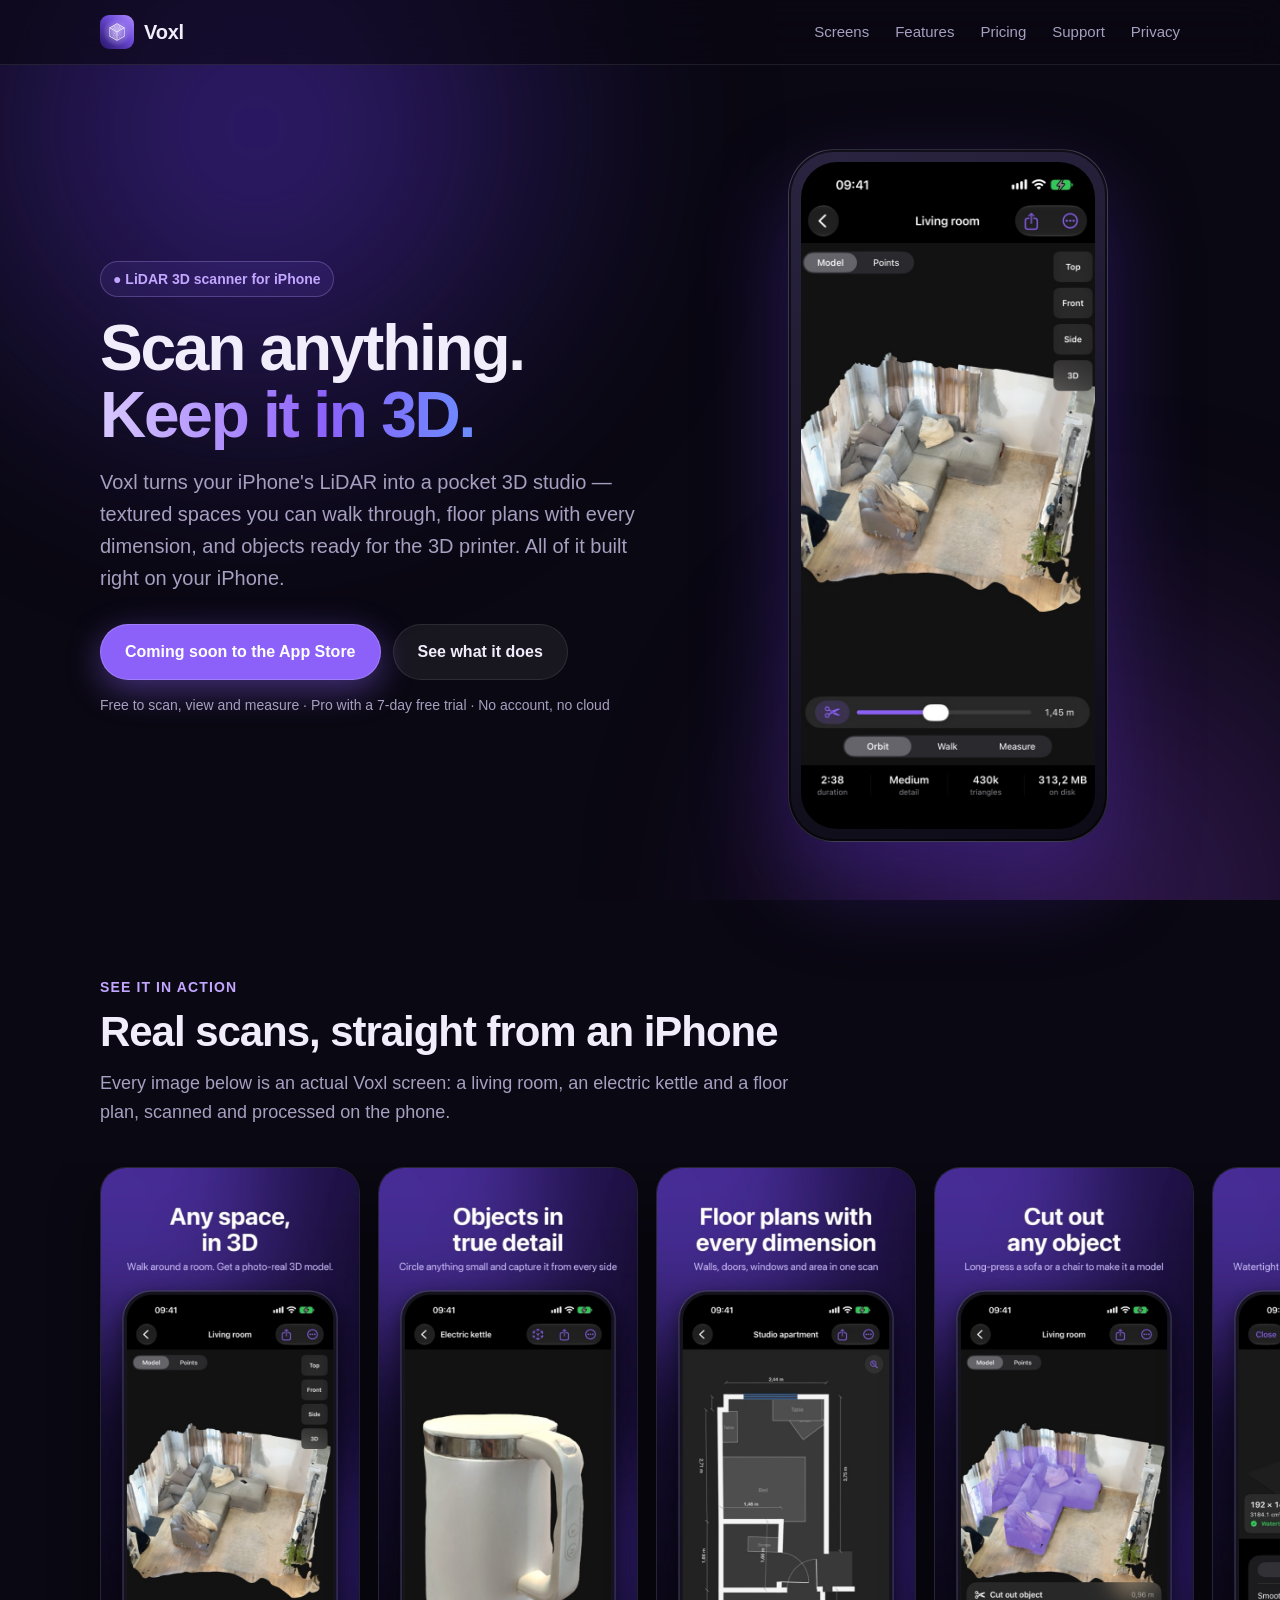
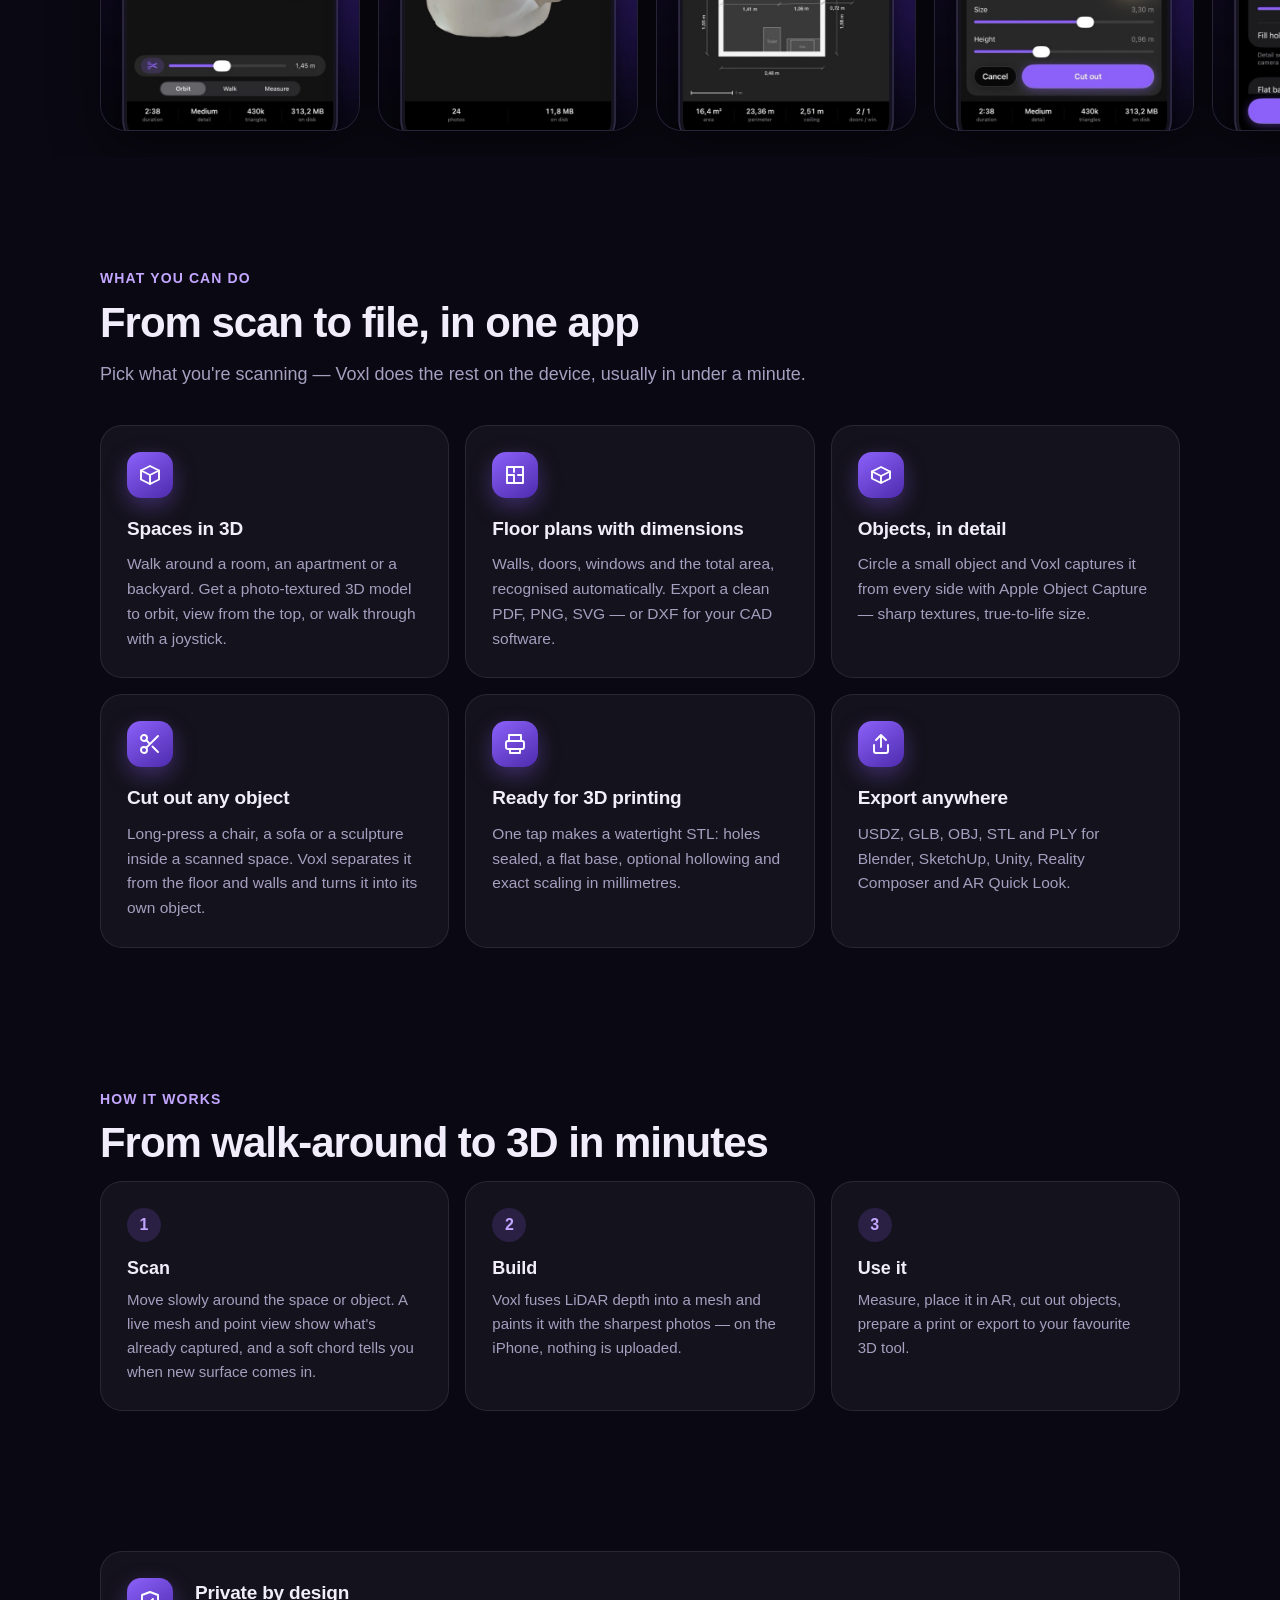
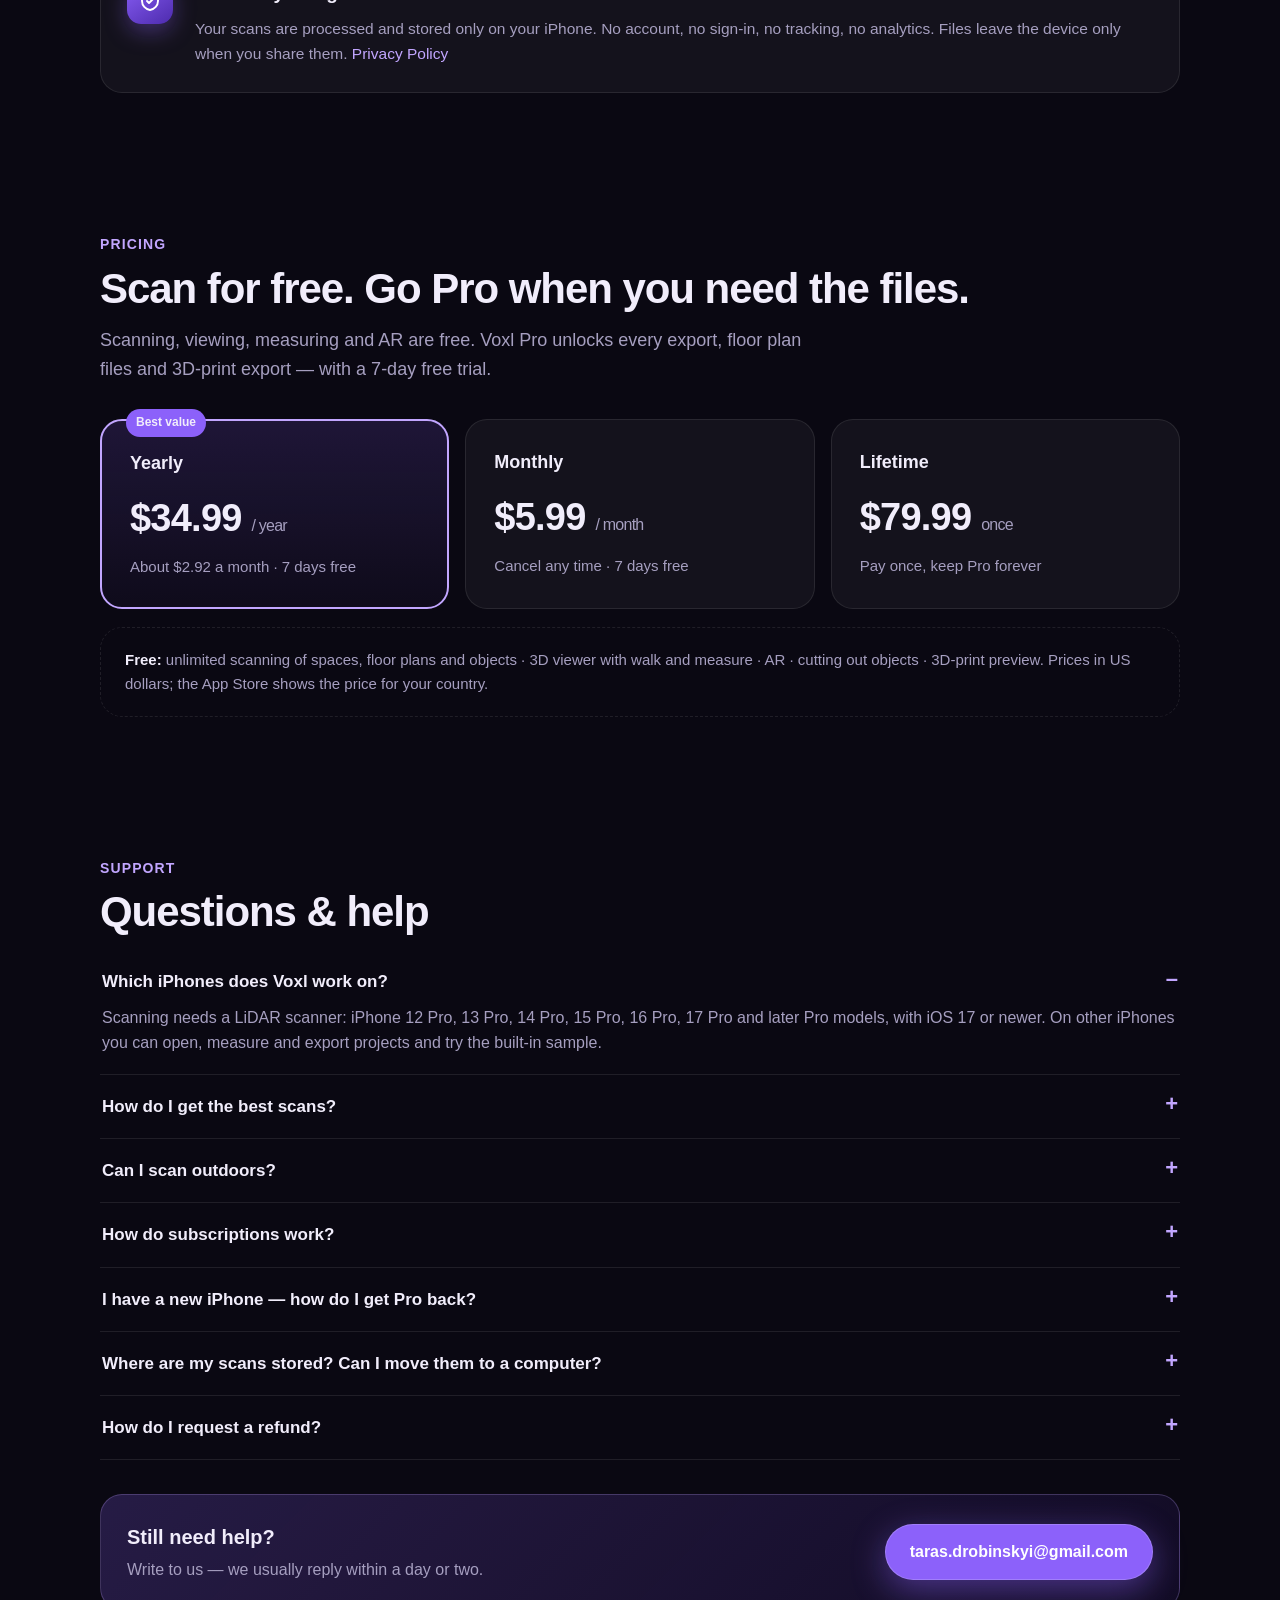
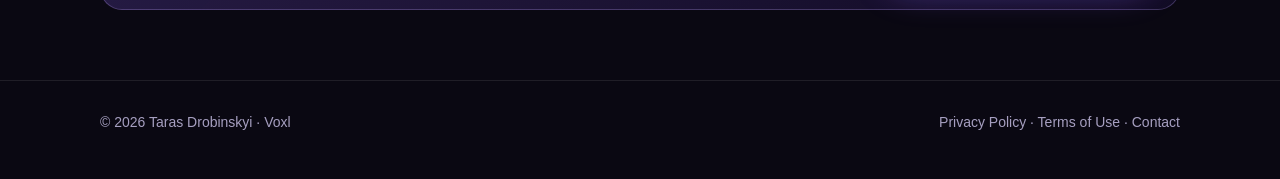
<file: index.html>
<!doctype html>
<html lang="en">
<head>
<meta charset="utf-8">
<meta name="viewport" content="width=device-width, initial-scale=1">
<title>Voxl — 3D scanner for rooms, floor plans and objects</title>
<meta name="description" content="Voxl turns your iPhone's LiDAR into a 3D studio: textured 3D spaces, floor plans with dimensions, objects ready for 3D printing. Everything on your iPhone — no account, no cloud.">
<meta name="theme-color" content="#0a0812">
<meta property="og:title" content="Voxl — 3D scanner for iPhone">
<meta property="og:description" content="Spaces, floor plans and objects in 3D. On-device, private, no account.">
<meta property="og:image" content="https://taras-drobinskyi.github.io/voxl/assets/icon.png">
<link rel="icon" href="assets/favicon.png">
<link rel="apple-touch-icon" href="assets/icon.png">
<link rel="stylesheet" href="assets/style.css">
</head>
<body>
<div class="aurora" aria-hidden="true"></div>

<nav class="top">
  <div class="wrap">
    <a class="brand" href="#"><img src="assets/icon.png" alt="">Voxl</a>
    <ul>
      <li class="opt"><a href="#screens">Screens</a></li>
      <li class="opt"><a href="#features">Features</a></li>
      <li class="opt"><a href="#pricing">Pricing</a></li>
      <li><a href="#support">Support</a></li>
      <li><a href="privacy.html">Privacy</a></li>
    </ul>
  </div>
</nav>

<main>
  <div class="wrap hero">
    <div>
      <span class="eyebrow">● LiDAR 3D scanner for iPhone</span>
      <h1>Scan anything.<br><em>Keep it in 3D.</em></h1>
      <p class="lead">Voxl turns your iPhone's LiDAR into a pocket 3D studio — textured spaces you can walk through, floor plans with every dimension, and objects ready for the 3D printer. All of it built right on your iPhone.</p>
      <div class="cta">
        <a class="btn" href="#pricing">Coming soon to the App Store</a>
        <a class="btn ghost" href="#features">See what it does</a>
      </div>
      <p class="note">Free to scan, view and measure · Pro with a 7-day free trial · No account, no cloud</p>
    </div>

    <div class="phone">
      <div class="screen real">
        <div class="island"></div>
        <img src="assets/shots/hero_space.jpg" alt="A living room scanned with Voxl, shown as a textured 3D model">
      </div>
    </div>
  </div>

  <section id="screens" class="screens">
    <div class="wrap">
      <div class="kicker">See it in action</div>
      <h2>Real scans, straight from an iPhone</h2>
      <p class="section-lead">Every image below is an actual Voxl screen: a living room, an electric kettle and a floor plan, scanned and processed on the phone.</p>
    </div>
    <div class="gallery" tabindex="0" aria-label="App screenshots">
      <img src="assets/shots/01_space.jpg" alt="Any space, in 3D" loading="lazy">
      <img src="assets/shots/02_object.jpg" alt="Objects in true detail" loading="lazy">
      <img src="assets/shots/03_plan.jpg" alt="Floor plans with every dimension" loading="lazy">
      <img src="assets/shots/04_cutout.jpg" alt="Cut out any object" loading="lazy">
      <img src="assets/shots/05_print.jpg" alt="Ready for 3D printing" loading="lazy">
      <img src="assets/shots/06_capture.jpg" alt="Guided capture" loading="lazy">
      <img src="assets/shots/07_export.jpg" alt="Export anywhere" loading="lazy">
      <img src="assets/shots/08_private.jpg" alt="Private by design" loading="lazy">
    </div>
  </section>

  <section id="features">
    <div class="wrap">
      <div class="kicker">What you can do</div>
      <h2>From scan to file, in one app</h2>
      <p class="section-lead">Pick what you're scanning — Voxl does the rest on the device, usually in under a minute.</p>
      <div class="grid">
        <div class="card">
          <div class="ico"><svg viewBox="0 0 24 24"><path d="M12 3 3 7.5v9L12 21l9-4.5v-9L12 3Z"/><path d="M3 7.5 12 12l9-4.5M12 12v9"/></svg></div>
          <h3>Spaces in 3D</h3>
          <p>Walk around a room, an apartment or a backyard. Get a photo-textured 3D model to orbit, view from the top, or walk through with a joystick.</p>
        </div>
        <div class="card">
          <div class="ico"><svg viewBox="0 0 24 24"><path d="M4 4h16v16H4z"/><path d="M4 12h7v8M11 4v5M15 12h5"/></svg></div>
          <h3>Floor plans with dimensions</h3>
          <p>Walls, doors, windows and the total area, recognised automatically. Export a clean PDF, PNG, SVG — or DXF for your CAD software.</p>
        </div>
        <div class="card">
          <div class="ico"><svg viewBox="0 0 24 24"><path d="M21 8.5 12 4 3 8.5l9 4.5 9-4.5Z"/><path d="M3 8.5v7L12 20l9-4.5v-7M12 13v7"/></svg></div>
          <h3>Objects, in detail</h3>
          <p>Circle a small object and Voxl captures it from every side with Apple Object Capture — sharp textures, true-to-life size.</p>
        </div>
        <div class="card">
          <div class="ico"><svg viewBox="0 0 24 24"><circle cx="6" cy="6" r="3"/><circle cx="6" cy="18" r="3"/><path d="M20 4 8.12 15.88M14.47 14.48 20 20M8.12 8.12 12 12"/></svg></div>
          <h3>Cut out any object</h3>
          <p>Long-press a chair, a sofa or a sculpture inside a scanned space. Voxl separates it from the floor and walls and turns it into its own object.</p>
        </div>
        <div class="card">
          <div class="ico"><svg viewBox="0 0 24 24"><path d="M6 9V3h12v6"/><rect x="3" y="9" width="18" height="8" rx="2"/><path d="M7 17v4h10v-4"/></svg></div>
          <h3>Ready for 3D printing</h3>
          <p>One tap makes a watertight STL: holes sealed, a flat base, optional hollowing and exact scaling in millimetres.</p>
        </div>
        <div class="card">
          <div class="ico"><svg viewBox="0 0 24 24"><path d="M12 3v12M7 8l5-5 5 5"/><path d="M5 13v6a2 2 0 0 0 2 2h10a2 2 0 0 0 2-2v-6"/></svg></div>
          <h3>Export anywhere</h3>
          <p>USDZ, GLB, OBJ, STL and PLY for Blender, SketchUp, Unity, Reality Composer and AR Quick Look.</p>
        </div>
      </div>
    </div>
  </section>

  <section>
    <div class="wrap">
      <div class="kicker">How it works</div>
      <h2>From walk-around to 3D in minutes</h2>
      <div class="steps">
        <div class="step"><h3>Scan</h3><p>Move slowly around the space or object. A live mesh and point view show what's already captured, and a soft chord tells you when new surface comes in.</p></div>
        <div class="step"><h3>Build</h3><p>Voxl fuses LiDAR depth into a mesh and paints it with the sharpest photos — on the iPhone, nothing is uploaded.</p></div>
        <div class="step"><h3>Use it</h3><p>Measure, place it in AR, cut out objects, prepare a print or export to your favourite 3D tool.</p></div>
      </div>
    </div>
  </section>

  <section>
    <div class="wrap">
      <div class="grid" style="grid-template-columns: 1fr;">
        <div class="card" style="display:flex; gap:22px; align-items:flex-start;">
          <div class="ico" style="flex:none"><svg viewBox="0 0 24 24"><path d="M12 3 4 6v6c0 4.5 3.4 8.3 8 9 4.6-.7 8-4.5 8-9V6l-8-3Z"/><path d="m9 12 2 2 4-4"/></svg></div>
          <div>
            <h3 style="margin-top:0">Private by design</h3>
            <p>Your scans are processed and stored only on your iPhone. No account, no sign-in, no tracking, no analytics. Files leave the device only when you share them. <a href="privacy.html">Privacy Policy</a></p>
          </div>
        </div>
      </div>
    </div>
  </section>

  <section id="pricing">
    <div class="wrap">
      <div class="kicker">Pricing</div>
      <h2>Scan for free. Go Pro when you need the files.</h2>
      <p class="section-lead">Scanning, viewing, measuring and AR are free. Voxl Pro unlocks every export, floor plan files and 3D-print export — with a 7-day free trial.</p>
      <div class="plans">
        <div class="plan best">
          <span class="badge">Best value</span>
          <h3>Yearly</h3>
          <div class="price">$34.99 <small>/ year</small></div>
          <p>About $2.92 a month · 7 days free</p>
        </div>
        <div class="plan">
          <h3>Monthly</h3>
          <div class="price">$5.99 <small>/ month</small></div>
          <p>Cancel any time · 7 days free</p>
        </div>
        <div class="plan">
          <h3>Lifetime</h3>
          <div class="price">$79.99 <small>once</small></div>
          <p>Pay once, keep Pro forever</p>
        </div>
      </div>
      <div class="free"><strong>Free:</strong> unlimited scanning of spaces, floor plans and objects · 3D viewer with walk and measure · AR · cutting out objects · 3D-print preview. Prices in US dollars; the App Store shows the price for your country.</div>
    </div>
  </section>

  <section id="support">
    <div class="wrap">
      <div class="kicker">Support</div>
      <h2>Questions &amp; help</h2>
      <details open>
        <summary>Which iPhones does Voxl work on?</summary>
        <p>Scanning needs a LiDAR scanner: iPhone 12 Pro, 13 Pro, 14 Pro, 15 Pro, 16 Pro, 17 Pro and later Pro models, with iOS 17 or newer. On other iPhones you can open, measure and export projects and try the built-in sample.</p>
      </details>
      <details>
        <summary>How do I get the best scans?</summary>
        <p>Move slowly, stay about 1–1.5 m from surfaces and turn the lights on — the texture comes straight from the photos. Cover floor, ceiling and corners, and come back to places you've already scanned. You can rebuild any scan later with more detail or more smoothing, without scanning again.</p>
      </details>
      <details>
        <summary>Can I scan outdoors?</summary>
        <p>Yes. Choose Space and scan as you would indoors. LiDAR reaches about 5 metres, and very bright sunlight can reduce its range a little.</p>
      </details>
      <details>
        <summary>How do subscriptions work?</summary>
        <p>New subscribers get a 7-day free trial. Payment is handled by Apple and charged to your Apple ID. Subscriptions renew automatically unless cancelled at least 24 hours before the end of the period — manage or cancel any time in Settings › your name › Subscriptions.</p>
      </details>
      <details>
        <summary>I have a new iPhone — how do I get Pro back?</summary>
        <p>Open Voxl › Settings › Restore purchases, signed in with the same Apple ID you bought Pro with.</p>
      </details>
      <details>
        <summary>Where are my scans stored? Can I move them to a computer?</summary>
        <p>Scans live only inside Voxl on your iPhone. Use Export to send models and plans to your Mac or PC (AirDrop, Files, email). Deleting the app deletes the scans, so export anything you want to keep.</p>
      </details>
      <details>
        <summary>How do I request a refund?</summary>
        <p>Purchases are handled by Apple. Visit reportaproblem.apple.com and choose Voxl.</p>
      </details>

      <div class="contact">
        <div>
          <h3>Still need help?</h3>
          <p>Write to us — we usually reply within a day or two.</p>
        </div>
        <a class="btn" href="mailto:taras.drobinskyi@gmail.com?subject=Voxl%20support">taras.drobinskyi@gmail.com</a>
      </div>
    </div>
  </section>
</main>

<footer>
  <div class="wrap">
    <span>© 2026 Taras Drobinskyi · Voxl</span>
    <span><a href="privacy.html">Privacy Policy</a> · <a href="https://www.apple.com/legal/internet-services/itunes/dev/stdeula/">Terms of Use</a> · <a href="mailto:taras.drobinskyi@gmail.com">Contact</a></span>
  </div>
</footer>
</body>
</html>
</file>
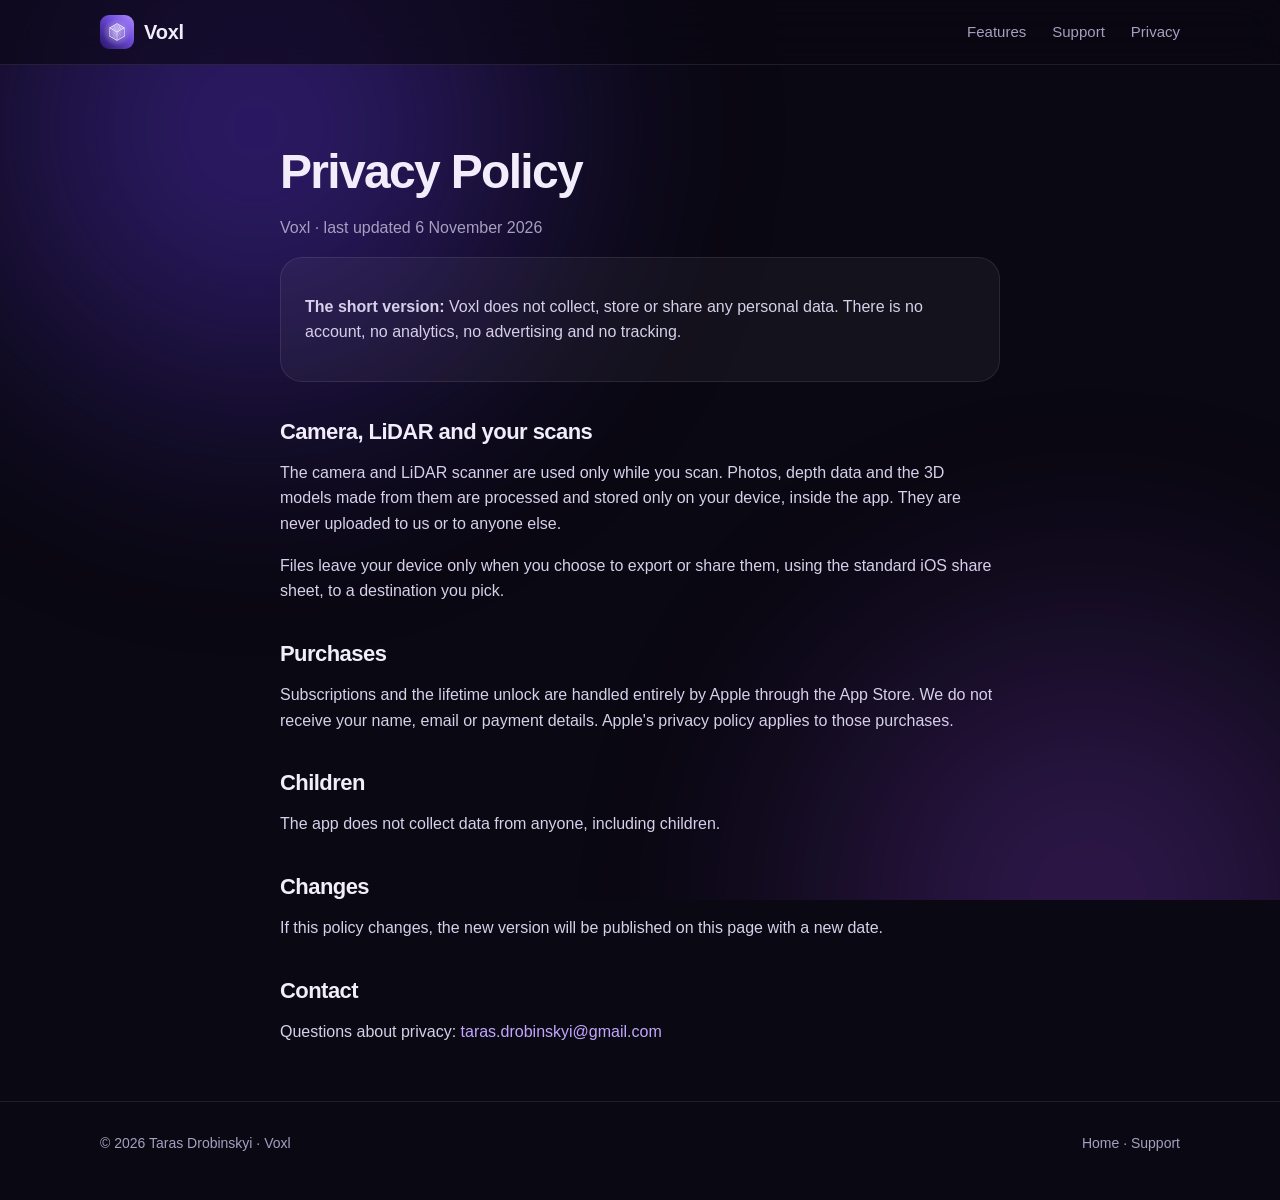
<file: privacy.html>
<!doctype html>
<html lang="en">
<head>
<meta charset="utf-8">
<meta name="viewport" content="width=device-width, initial-scale=1">
<title>Voxl — Privacy Policy</title>
<meta name="theme-color" content="#0a0812">
<link rel="icon" href="assets/favicon.png">
<link rel="stylesheet" href="assets/style.css">
</head>
<body>
<div class="aurora" aria-hidden="true"></div>
<nav class="top">
  <div class="wrap">
    <a class="brand" href="./"><img src="assets/icon.png" alt="">Voxl</a>
    <ul>
      <li class="opt"><a href="./#features">Features</a></li>
      <li><a href="./#support">Support</a></li>
      <li><a href="privacy.html">Privacy</a></li>
    </ul>
  </div>
</nav>

<main class="doc">
  <h1>Privacy Policy</h1>
  <p class="meta">Voxl · last updated 6 November 2026</p>

  <div class="summary">
    <p><strong>The short version:</strong> Voxl does not collect, store or share any personal data. There is no account, no analytics, no advertising and no tracking.</p>
  </div>

  <h2>Camera, LiDAR and your scans</h2>
  <p>The camera and LiDAR scanner are used only while you scan. Photos, depth data and the 3D models made from them are processed and stored only on your device, inside the app. They are never uploaded to us or to anyone else.</p>
  <p>Files leave your device only when you choose to export or share them, using the standard iOS share sheet, to a destination you pick.</p>

  <h2>Purchases</h2>
  <p>Subscriptions and the lifetime unlock are handled entirely by Apple through the App Store. We do not receive your name, email or payment details. Apple's privacy policy applies to those purchases.</p>

  <h2>Children</h2>
  <p>The app does not collect data from anyone, including children.</p>

  <h2>Changes</h2>
  <p>If this policy changes, the new version will be published on this page with a new date.</p>

  <h2>Contact</h2>
  <p>Questions about privacy: <a href="mailto:taras.drobinskyi@gmail.com">taras.drobinskyi@gmail.com</a></p>
</main>

<footer>
  <div class="wrap">
    <span>© 2026 Taras Drobinskyi · Voxl</span>
    <span><a href="./">Home</a> · <a href="./#support">Support</a></span>
  </div>
</footer>
</body>
</html>
</file>
<file: assets/style.css>
:root {
  --bg: #0a0812;
  --bg2: #120e22;
  --card: rgba(255, 255, 255, 0.045);
  --card-line: rgba(255, 255, 255, 0.09);
  --text: #f1edfb;
  --muted: #a69fc0;
  --accent: #8c61fa;
  --accent-2: #c2a6ff;
  --deep: #4d2bad;
  --radius: 22px;
  --max: 1120px;
}
* { box-sizing: border-box; }
html { scroll-behavior: smooth; }
body {
  margin: 0;
  background: var(--bg);
  color: var(--text);
  font: 16px/1.6 -apple-system, BlinkMacSystemFont, "SF Pro Text", "Inter", "Segoe UI", Roboto, sans-serif;
  -webkit-font-smoothing: antialiased;
  overflow-x: hidden;
}
a { color: var(--accent-2); text-decoration: none; }
a:hover { text-decoration: underline; }
img { max-width: 100%; display: block; }

/* aurora background, like the app's home screen */
.aurora { position: fixed; inset: 0; z-index: -1; overflow: hidden; pointer-events: none; }
.aurora::before, .aurora::after {
  content: ""; position: absolute; width: 70vmax; height: 70vmax; border-radius: 50%;
  filter: blur(90px); opacity: 0.55;
}
.aurora::before { background: radial-gradient(circle, #5b34d6 0%, transparent 65%); top: -25vmax; left: -15vmax; }
.aurora::after { background: radial-gradient(circle, #8c3fd9 0%, transparent 65%); bottom: -35vmax; right: -20vmax; opacity: 0.35; }

.wrap { max-width: var(--max); margin: 0 auto; padding: 0 20px; }

/* nav */
nav.top {
  position: sticky; top: 0; z-index: 10;
  backdrop-filter: blur(18px); -webkit-backdrop-filter: blur(18px);
  background: rgba(10, 8, 18, 0.62); border-bottom: 1px solid var(--card-line);
}
nav.top .wrap { display: flex; align-items: center; justify-content: space-between; height: 64px; }
.brand { display: flex; align-items: center; gap: 10px; color: var(--text); font-weight: 700; font-size: 20px; letter-spacing: -0.01em; }
.brand:hover { text-decoration: none; }
.brand img { width: 34px; height: 34px; border-radius: 9px; }
nav.top ul { list-style: none; display: flex; gap: 26px; margin: 0; padding: 0; }
nav.top ul a { color: var(--muted); font-size: 15px; }
nav.top ul a:hover { color: var(--text); text-decoration: none; }
@media (max-width: 680px) { nav.top ul li.opt { display: none; } nav.top ul { gap: 18px; } }

/* hero */
.hero { display: grid; grid-template-columns: 1.1fr 0.9fr; gap: 48px; align-items: center; padding-top: 84px; padding-bottom: 64px; }
.eyebrow { display: inline-flex; align-items: center; gap: 8px; color: var(--accent-2); font-size: 14px; font-weight: 600;
  padding: 6px 12px; border: 1px solid rgba(194, 166, 255, 0.28); border-radius: 999px; background: rgba(140, 97, 250, 0.1); }
h1 { font-size: clamp(38px, 6vw, 64px); line-height: 1.04; letter-spacing: -0.035em; margin: 18px 0 18px; }
h1 em { font-style: normal; background: linear-gradient(90deg, #d9c8ff, #8c61fa 60%, #6b8cff); -webkit-background-clip: text; background-clip: text; color: transparent; }
.lead { font-size: clamp(17px, 2vw, 20px); color: var(--muted); max-width: 34em; margin: 0 0 30px; }
.cta { display: flex; flex-wrap: wrap; gap: 12px; align-items: center; }
.btn { display: inline-flex; align-items: center; gap: 10px; padding: 14px 24px; border-radius: 999px; font-weight: 600; font-size: 16px;
  color: #fff; background: var(--accent); box-shadow: 0 10px 34px rgba(140, 97, 250, 0.45); border: 1px solid rgba(255,255,255,0.18); }
.btn:hover { text-decoration: none; filter: brightness(1.08); }
.btn.ghost { background: rgba(255,255,255,0.06); box-shadow: none; border-color: var(--card-line); color: var(--text); }
.note { color: var(--muted); font-size: 14px; margin-top: 14px; }

/* phone mockup */
.phone {
  justify-self: center; width: min(320px, 78vw); aspect-ratio: 9 / 19.5; border-radius: 46px; padding: 12px;
  background: linear-gradient(160deg, #2a2440, #0d0b16); border: 1px solid rgba(255,255,255,0.12);
  box-shadow: 0 40px 90px rgba(77, 43, 173, 0.45), inset 0 0 0 2px rgba(0,0,0,0.6);
  position: relative;
}
.screen { width: 100%; height: 100%; border-radius: 36px; overflow: hidden; position: relative;
  background: radial-gradient(circle at 30% 18%, #3a2386 0%, #160f2c 55%, #0b0915 100%); }
.island { position: absolute; top: 12px; left: 50%; transform: translateX(-50%); width: 34%; height: 26px; border-radius: 20px; background: #000; z-index: 3; }
.screen .ui-title { position: absolute; top: 52px; left: 18px; font-weight: 700; font-size: 24px; letter-spacing: -0.02em; }
.screen .ui-sub { position: absolute; top: 84px; left: 18px; font-size: 11px; color: var(--muted); }
.screen .model { position: absolute; top: 120px; left: 14px; right: 14px; border-radius: 22px; overflow: hidden;
  border: 1px solid rgba(255,255,255,0.1); box-shadow: 0 16px 40px rgba(0,0,0,0.45); }
.screen .model img { width: 100%; }
.screen .chip { position: absolute; left: 24px; top: 132px; font-size: 10px; font-weight: 700; padding: 4px 9px; border-radius: 99px;
  background: rgba(140,97,250,0.85); color: #fff; z-index: 2; }
.screen .pills { position: absolute; left: 14px; right: 14px; bottom: 96px; display: flex; gap: 6px; }
.screen .pills span { flex: 1; text-align: center; font-size: 10px; font-weight: 600; padding: 7px 0; border-radius: 10px;
  background: rgba(255,255,255,0.07); color: var(--muted); }
.screen .pills span.on { background: var(--accent); color: #fff; }
.screen .scan { position: absolute; left: 50%; bottom: 26px; transform: translateX(-50%); padding: 11px 26px; border-radius: 99px;
  background: var(--accent); font-size: 13px; font-weight: 700; box-shadow: 0 8px 26px rgba(140,97,250,0.6); }
.dots { position: absolute; inset: 0; z-index: 1; pointer-events: none;
  background-image: radial-gradient(rgba(214,200,255,0.55) 1px, transparent 1.4px); background-size: 14px 14px;
  -webkit-mask-image: linear-gradient(180deg, transparent 0%, #000 40%, transparent 72%); mask-image: linear-gradient(180deg, transparent 0%, #000 40%, transparent 72%);
  animation: sweep 5s ease-in-out infinite; opacity: 0.35; }
@keyframes sweep { 0%, 100% { transform: translateY(-18%); } 50% { transform: translateY(18%); } }
@media (prefers-reduced-motion: reduce) { .dots { animation: none; } }

@media (max-width: 860px) {
  .hero { grid-template-columns: 1fr; padding-top: 56px; }
  .phone { margin-top: 10px; }
}

/* real screenshot inside the hero phone */
.screen.real { background: #111; }
.screen.real img { width: 100%; height: 100%; object-fit: cover; display: block; }

/* screenshot gallery: horizontal, snaps, full-bleed */
.screens { padding-bottom: 40px; }
.gallery { display: flex; gap: 18px; overflow-x: auto; scroll-snap-type: x mandatory; padding: 4px max(20px, calc((100vw - var(--max)) / 2 + 20px)) 26px;
  scrollbar-width: thin; scrollbar-color: rgba(140,97,250,0.5) transparent; }
.gallery img { flex: none; width: min(260px, 68vw); aspect-ratio: 1320 / 2868; border-radius: 26px; scroll-snap-align: center;
  border: 1px solid var(--card-line); box-shadow: 0 20px 50px rgba(0,0,0,0.45); background: var(--bg2); }
.gallery:focus-visible { outline: 2px solid var(--accent); outline-offset: 4px; }

/* sections */
section { padding: 70px 0; }
.kicker { color: var(--accent-2); font-weight: 600; font-size: 14px; letter-spacing: 0.08em; text-transform: uppercase; }
h2 { font-size: clamp(28px, 4vw, 42px); line-height: 1.1; letter-spacing: -0.025em; margin: 10px 0 14px; }
.section-lead { color: var(--muted); font-size: 18px; max-width: 40em; margin: 0 0 36px; }

.grid { display: grid; gap: 16px; grid-template-columns: repeat(3, 1fr); }
@media (max-width: 920px) { .grid { grid-template-columns: repeat(2, 1fr); } }
@media (max-width: 600px) { .grid { grid-template-columns: 1fr; } }
.card { background: var(--card); border: 1px solid var(--card-line); border-radius: var(--radius); padding: 26px; }
.card h3 { margin: 16px 0 8px; font-size: 19px; letter-spacing: -0.01em; }
.card p { margin: 0; color: var(--muted); font-size: 15.5px; }
.ico { width: 46px; height: 46px; border-radius: 14px; display: grid; place-items: center;
  background: linear-gradient(145deg, var(--accent), var(--deep)); box-shadow: 0 8px 22px rgba(140,97,250,0.35); }
.ico svg { width: 24px; height: 24px; stroke: #fff; fill: none; stroke-width: 1.9; stroke-linecap: round; stroke-linejoin: round; }

/* steps */
.steps { display: grid; grid-template-columns: repeat(3, 1fr); gap: 16px; counter-reset: s; }
@media (max-width: 800px) { .steps { grid-template-columns: 1fr; } }
.step { position: relative; padding: 26px 26px 26px 26px; border-radius: var(--radius); background: var(--card); border: 1px solid var(--card-line); }
.step::before { counter-increment: s; content: counter(s); display: grid; place-items: center; width: 34px; height: 34px; border-radius: 50%;
  background: rgba(140,97,250,0.18); color: var(--accent-2); font-weight: 700; margin-bottom: 12px; }
.step h3 { margin: 0 0 6px; font-size: 18px; }
.step p { margin: 0; color: var(--muted); font-size: 15px; }

/* pricing */
.plans { display: grid; grid-template-columns: repeat(3, 1fr); gap: 16px; }
@media (max-width: 860px) { .plans { grid-template-columns: 1fr; } }
.plan { border-radius: var(--radius); padding: 28px; background: var(--card); border: 1px solid var(--card-line); position: relative; }
.plan.best { border: 2px solid var(--accent-2); background: linear-gradient(180deg, rgba(140,97,250,0.16), rgba(140,97,250,0.04)); }
.badge { position: absolute; top: -12px; left: 24px; font-size: 12px; font-weight: 700; padding: 4px 10px; border-radius: 99px; background: var(--accent); }
.plan h3 { margin: 0; font-size: 18px; }
.price { font-size: 38px; font-weight: 700; letter-spacing: -0.02em; margin: 10px 0 2px; }
.price small { font-size: 16px; color: var(--muted); font-weight: 500; }
.plan p { color: var(--muted); margin: 6px 0 0; font-size: 15px; }
.free { margin-top: 18px; padding: 20px 24px; border-radius: var(--radius); border: 1px dashed var(--card-line); color: var(--muted); font-size: 15px; }
.free strong { color: var(--text); }

/* faq */
details { border-bottom: 1px solid var(--card-line); padding: 18px 2px; }
details summary { cursor: pointer; font-weight: 600; font-size: 17px; list-style: none; display: flex; justify-content: space-between; gap: 12px; }
details summary::-webkit-details-marker { display: none; }
details summary::after { content: "+"; color: var(--accent-2); font-size: 22px; line-height: 1; }
details[open] summary::after { content: "–"; }
details p { color: var(--muted); margin: 10px 0 0; }

.contact { margin-top: 34px; display: flex; flex-wrap: wrap; align-items: center; justify-content: space-between; gap: 18px;
  padding: 26px; border-radius: var(--radius); background: linear-gradient(135deg, rgba(140,97,250,0.22), rgba(77,43,173,0.12)); border: 1px solid rgba(194,166,255,0.25); }
.contact h3 { margin: 0 0 4px; font-size: 20px; }
.contact p { margin: 0; color: var(--muted); }

footer { border-top: 1px solid var(--card-line); padding: 30px 0 46px; color: var(--muted); font-size: 14px; }
footer .wrap { display: flex; flex-wrap: wrap; justify-content: space-between; gap: 12px; }
footer a { color: var(--muted); }
footer a:hover { color: var(--text); }

/* long-form pages (privacy) */
.doc { max-width: 760px; padding: 64px 20px 40px; margin: 0 auto; }
.doc h1 { font-size: clamp(34px, 5vw, 48px); }
.doc h2 { font-size: 22px; margin-top: 38px; }
.doc p, .doc li { color: #d6d0ea; }
.doc .meta { color: var(--muted); }
.doc .summary { padding: 20px 24px; border-radius: var(--radius); background: var(--card); border: 1px solid var(--card-line); }
</file>
